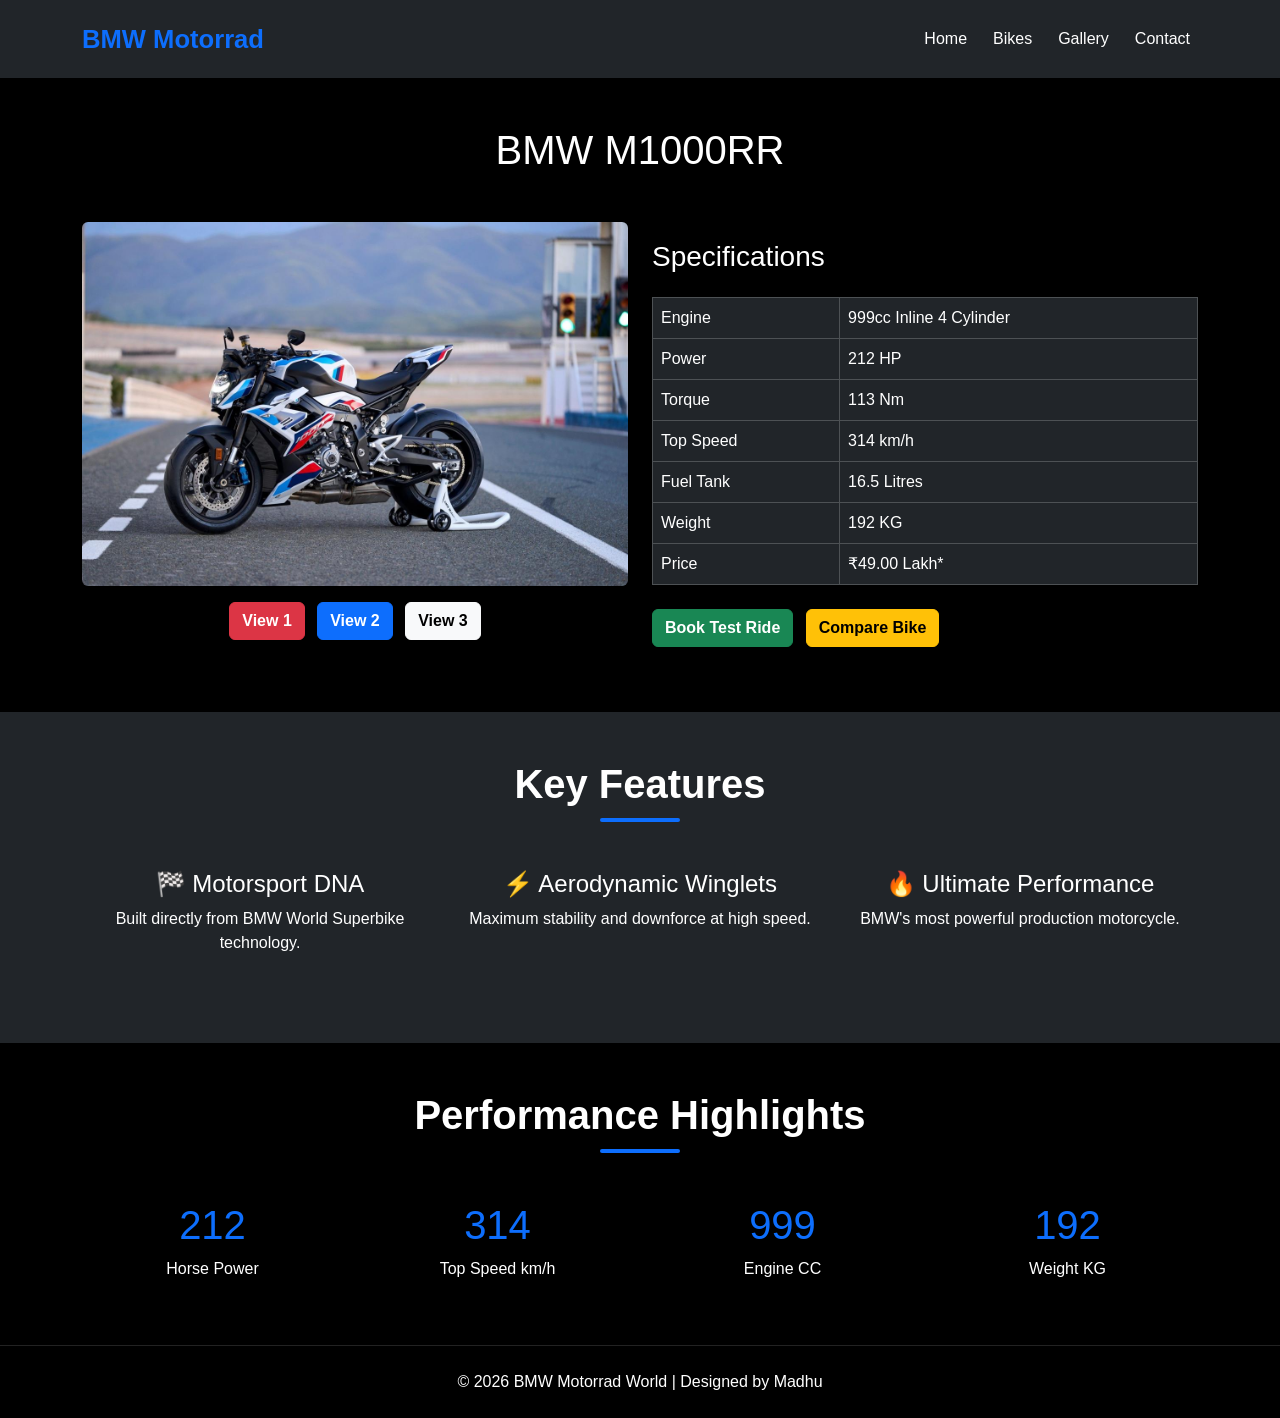
<file: PAGES/bike-details.html>
<!DOCTYPE html>

<html lang="en">

<head>

<meta charset="UTF-8">
<meta name="viewport" content="width=device-width, initial-scale=1.0">

<title>BMW M1000RR Details</title>

<link href="https://cdn.jsdelivr.net/npm/bootstrap@5.3.3/dist/css/bootstrap.min.css" rel="stylesheet">

<link rel="stylesheet" href="../CSS/style.css">
<link rel="stylesheet" href="../CSS/responsive.css">

</head>

<body>

<!-- NAVBAR -->

<nav class="navbar navbar-expand-lg navbar-dark bg-dark">

<div class="container">

<a class="navbar-brand fw-bold" href="../index.html">
BMW Motorrad
</a>

<button class="navbar-toggler"
type="button"
data-bs-toggle="collapse"
data-bs-target="#navMenu">

<span class="navbar-toggler-icon"></span>

</button>

<div class="collapse navbar-collapse" id="navMenu">

<ul class="navbar-nav ms-auto">

<li class="nav-item">
<a class="nav-link" href="../index.html">Home</a>
</li>

<li class="nav-item">
<a class="nav-link" href="bikes.html">Bikes</a>
</li>

<li class="nav-item">
<a class="nav-link" href="gallery.html">Gallery</a>
</li>

<li class="nav-item">
<a class="nav-link" href="contact.html">Contact</a>
</li>

</ul>

</div>

</div>

</nav>

<!-- BIKE DETAILS -->

<section class="py-5">

<div class="container">

<h1 class="text-center mb-5">
BMW M1000RR
</h1>

<div class="row align-items-center">

<div class="col-lg-6 mb-4">

<img
id="bikeImage"
src="../IMAGES/M1000RR1.JPG" alt="BMW M1000RR"
class="img-fluid rounded shadow">

<div class="mt-3 text-center">

<button
class="btn btn-danger me-2"
onclick="changeBike('../IMAGES/M1000RR1.JPG')">

View 1

</button>

<button
class="btn btn-primary me-2"
onclick="changeBike('../IMAGES/M1000RR2.JPG')">

View 2

</button>

<button
class="btn btn-light"
onclick="changeBike('../IMAGES/M1000RR3.JPG')">

View 3

</button>

</div>

</div>

<div class="col-lg-6">

<h3 class="mb-4">
Specifications
</h3>

<table class="table table-dark table-bordered">

<tr>
<td>Engine</td>
<td>999cc Inline 4 Cylinder</td>
</tr>

<tr>
<td>Power</td>
<td>212 HP</td>
</tr>

<tr>
<td>Torque</td>
<td>113 Nm</td>
</tr>

<tr>
<td>Top Speed</td>
<td>314 km/h</td>
</tr>

<tr>
<td>Fuel Tank</td>
<td>16.5 Litres</td>
</tr>

<tr>
<td>Weight</td>
<td>192 KG</td>
</tr>

<tr>
<td>Price</td>
<td>₹49.00 Lakh*</td>
</tr>

</table>

<div class="mt-4">

<a href="test-ride.html" class="btn btn-success me-2">

Book Test Ride

</a>

<a href="compare.html" class="btn btn-warning">

Compare Bike

</a>

</div>

</div>

</div>

</div>

</section>

<!-- FEATURES -->

<section class="py-5 bg-dark">

<div class="container">

<h2 class="text-center mb-5">
Key Features
</h2>

<div class="row text-center">

<div class="col-md-4 mb-4">

<h4>🏁 Motorsport DNA</h4>

<p>
Built directly from BMW World Superbike technology.
</p>

</div>

<div class="col-md-4 mb-4">

<h4>⚡ Aerodynamic Winglets</h4>

<p>
Maximum stability and downforce at high speed.
</p>

</div>

<div class="col-md-4 mb-4">

<h4>🔥 Ultimate Performance</h4>

<p>
BMW's most powerful production motorcycle.
</p>

</div>

</div>

</div>

</section>

<!-- PERFORMANCE -->

<section class="py-5">

<div class="container">

<h2 class="text-center mb-5">
Performance Highlights
</h2>

<div class="row text-center">

<div class="col-md-3">

<h1 class="text-primary">
212
</h1>

<p>Horse Power</p>

</div>

<div class="col-md-3">

<h1 class="text-primary">
314
</h1>

<p>Top Speed km/h</p>

</div>

<div class="col-md-3">

<h1 class="text-primary">
999
</h1>

<p>Engine CC</p>

</div>

<div class="col-md-3">

<h1 class="text-primary">
192
</h1>

<p>Weight KG</p>

</div>

</div>

</div>

</section>

<!-- FOOTER -->

<footer class="bg-black text-center text-white py-4">

<p class="mb-0">
© 2026 BMW Motorrad World | Designed by Madhu
</p>

</footer>

<script>

function changeBike(image){
document.getElementById("bikeImage").src = image;
}

</script>

<script src="https://cdn.jsdelivr.net/npm/bootstrap@5.3.3/dist/js/bootstrap.bundle.min.js"></script>

</body>

</html>
</file>
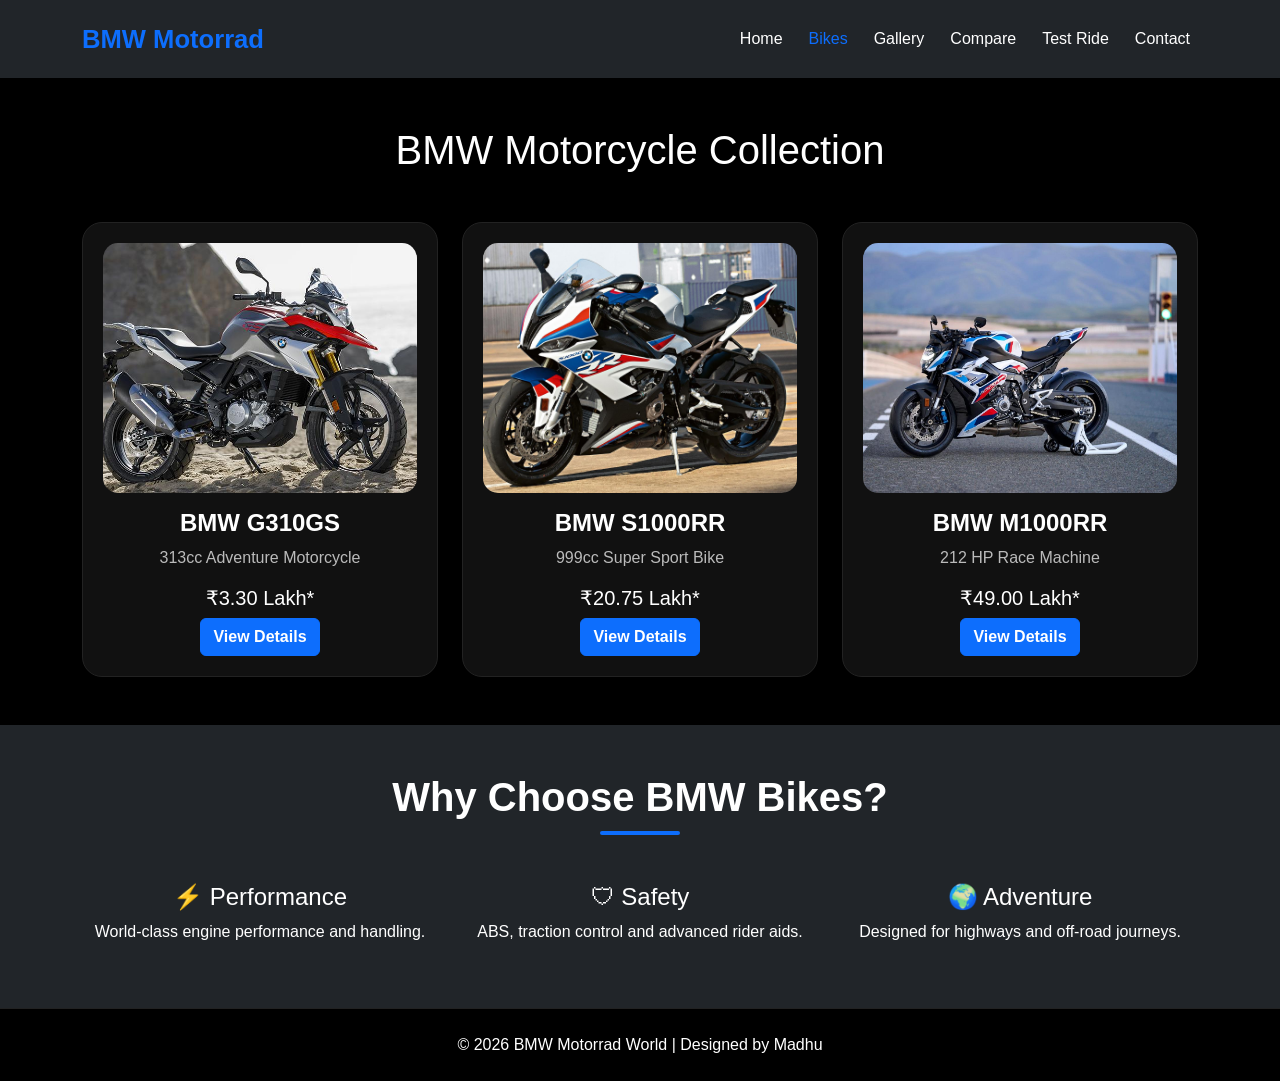
<file: PAGES/bikes.html>
<!DOCTYPE html>
<html lang="en">

<head>

    <meta charset="UTF-8">
    <meta name="viewport" content="width=device-width, initial-scale=1.0">

    <title>BMW Motorcycle Collection</title>

    <link href="https://cdn.jsdelivr.net/npm/bootstrap@5.3.3/dist/css/bootstrap.min.css" rel="stylesheet">

    <link rel="stylesheet" href="../CSS/style.css">
    <link rel="stylesheet" href="../CSS/responsive.css">

</head>

<body>

    <!-- NAVBAR -->

    <nav class="navbar navbar-expand-lg navbar-dark bg-dark">

        <div class="container">

            <a class="navbar-brand fw-bold" href="../index.html">
                BMW Motorrad
            </a>

            <button class="navbar-toggler"
                type="button"
                data-bs-toggle="collapse"
                data-bs-target="#navMenu">

                <span class="navbar-toggler-icon"></span>

            </button>

            <div class="collapse navbar-collapse" id="navMenu">

                <ul class="navbar-nav ms-auto">

                    <li class="nav-item">
                        <a class="nav-link" href="../index.html">Home</a>
                    </li>

                    <li class="nav-item">
                        <a class="nav-link active" href="bikes.html">Bikes</a>
                    </li>

                    <li class="nav-item">
                        <a class="nav-link" href="gallery.html">Gallery</a>
                    </li>

                    <li class="nav-item">
                        <a class="nav-link" href="compare.html">Compare</a>
                    </li>

                    <li class="nav-item">
                        <a class="nav-link" href="test-ride.html">Test Ride</a>
                    </li>

                    <li class="nav-item">
                        <a class="nav-link" href="contact.html">Contact</a>
                    </li>

                </ul>

            </div>

        </div>

    </nav>

    <!-- BIKES -->

    <section class="py-5">

        <div class="container">

            <h1 class="text-center mb-5">
                BMW Motorcycle Collection
            </h1>

            <div class="row g-4">

                <!-- G310GS -->

                <div class="col-md-4">

                    <div class="bike-card">

                        <img src="../IMAGES/G310GS1.jpg" alt="BMW G310GS" class="img-fluid">

                        <h4 class="mt-3">
                            BMW G310GS
                        </h4>

                        <p>
                            313cc Adventure Motorcycle
                        </p>

                        <h5>
                            ₹3.30 Lakh*
                        </h5>

                        <a href="g310gs-details.html" class="btn btn-primary">

                            View Details

                        </a>

                    </div>

                </div>


                <!-- S1000RR -->

                <div class="col-md-4">

                    <div class="bike-card">

                        <img src="../IMAGES/S1000RR1.jpg" alt="BMW S1000RR" class="img-fluid">

                        <h4 class="mt-3">
                            BMW S1000RR
                        </h4>

                        <p>
                            999cc Super Sport Bike
                        </p>

                        <h5>
                            ₹20.75 Lakh*
                        </h5>

                        <a href="s1000rr-details.html" class="btn btn-primary">

                            View Details

                        </a>

                    </div>

                </div>

                <!-- M1000RR -->

                <div class="col-md-4">

                    <div class="bike-card">

                        <img src="../IMAGES/M1000RR1.JPG" alt="BMW M1000RR" class="img-fluid">

                        <h4 class="mt-3">
                            BMW M1000RR
                        </h4>

                        <p>
                            212 HP Race Machine
                        </p>

                        <h5>
                            ₹49.00 Lakh*
                        </h5>

                        <a href="bike-details.html"
                            class="btn btn-primary">

                            View Details

                        </a>

                    </div>

                </div>

            </div>

        </div>

    </section>

    <!-- FEATURES -->

    <section class="py-5 bg-dark">

        <div class="container">

            <h2 class="text-center mb-5">
                Why Choose BMW Bikes?
            </h2>

            <div class="row text-center">

                <div class="col-md-4">

                    <h4>⚡ Performance</h4>

                    <p>
                        World-class engine performance and handling.
                    </p>

                </div>

                <div class="col-md-4">

                    <h4>🛡 Safety</h4>

                    <p>
                        ABS, traction control and advanced rider aids.
                    </p>

                </div>

                <div class="col-md-4">

                    <h4>🌍 Adventure</h4>

                    <p>
                        Designed for highways and off-road journeys.
                    </p>

                </div>

            </div>

        </div>

    </section>

    <!-- FOOTER -->

    <footer class="bg-black text-center text-white py-4">

        <p class="mb-0">
            © 2026 BMW Motorrad World | Designed by Madhu
        </p>

    </footer>

    <script src="https://cdn.jsdelivr.net/npm/bootstrap@5.3.3/dist/js/bootstrap.bundle.min.js"></script>

</body>

</html>
</file>
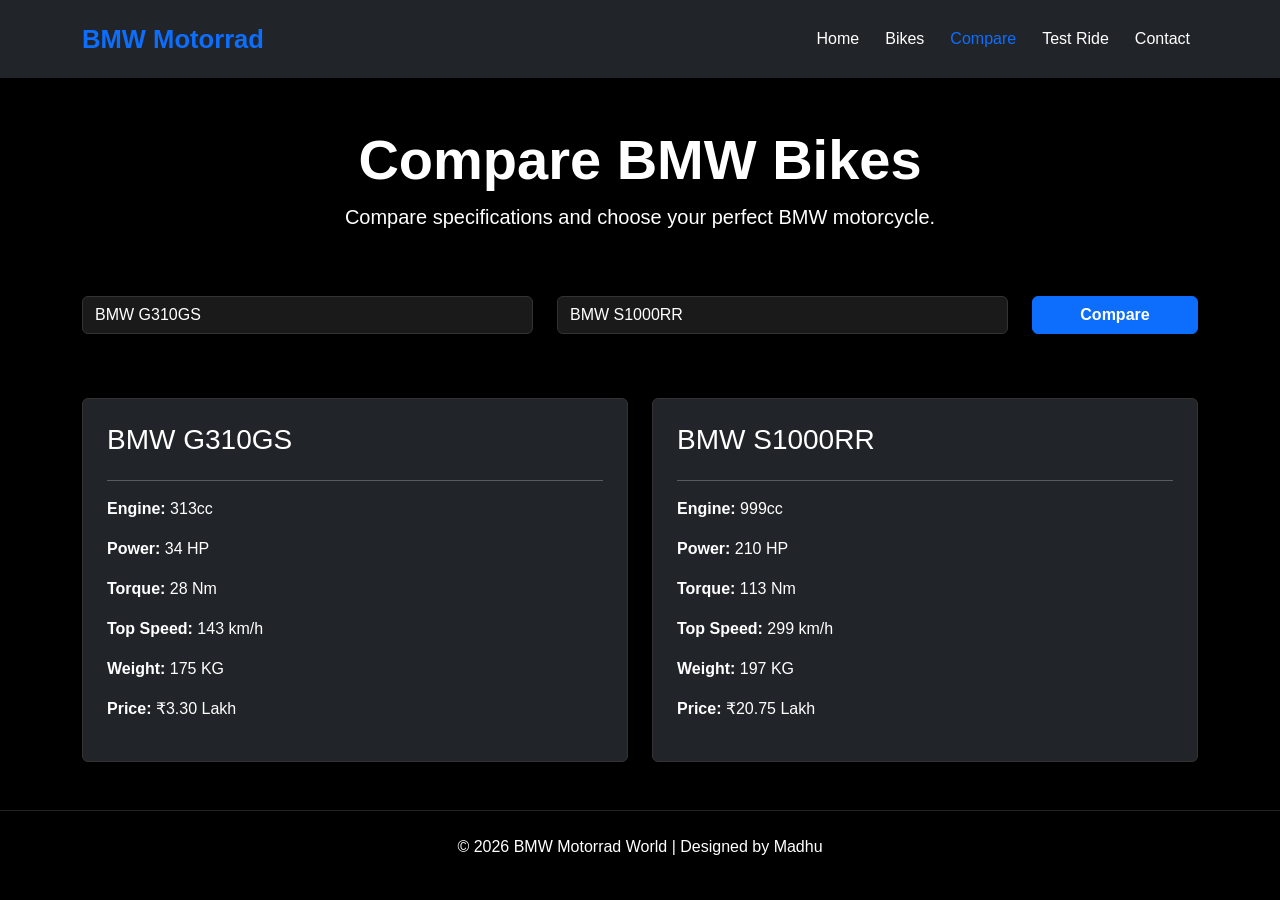
<file: PAGES/compare.html>
<!DOCTYPE html>
<html lang="en">

<head>

    <meta charset="UTF-8">
    <meta name="viewport" content="width=device-width, initial-scale=1.0">

    <title>Compare BMW Bikes</title>

    <link href="https://cdn.jsdelivr.net/npm/bootstrap@5.3.3/dist/css/bootstrap.min.css" rel="stylesheet">

    <link rel="stylesheet" href="../CSS/style.css">
    <link rel="stylesheet" href="../CSS/responsive.css">

</head>

<body>

    <!-- NAVBAR -->

    <nav class="navbar navbar-expand-lg navbar-dark bg-dark">

        <div class="container">

            <a class="navbar-brand fw-bold" href="../index.html">
                BMW Motorrad
            </a>

            <button class="navbar-toggler"
                type="button"
                data-bs-toggle="collapse"
                data-bs-target="#navMenu">

                <span class="navbar-toggler-icon"></span>

            </button>

            <div class="collapse navbar-collapse" id="navMenu">

                <ul class="navbar-nav ms-auto">

                    <li class="nav-item">
                        <a class="nav-link" href="../index.html">Home</a>
                    </li>

                    <li class="nav-item">
                        <a class="nav-link" href="bikes.html">Bikes</a>
                    </li>

                    <li class="nav-item">
                        <a class="nav-link active" href="compare.html">Compare</a>
                    </li>

                    <li class="nav-item">
                        <a class="nav-link" href="test-ride.html">Test Ride</a>
                    </li>

                    <li class="nav-item">
                        <a class="nav-link" href="contact.html">Contact</a>
                    </li>

                </ul>

            </div>

        </div>

    </nav>

    <!-- HEADER -->

    <section class="py-5 text-center">

        <div class="container">

            <h1 class="display-4 fw-bold">
                Compare BMW Bikes
            </h1>

            <p class="lead">
                Compare specifications and choose your perfect BMW motorcycle.
            </p>

        </div>

    </section>

    <!-- COMPARE SECTION -->

    <section class="pb-5">

        <div class="container">

            <div class="row justify-content-center">

                <div class="col-md-5 mb-3">

                    <select class="form-select" id="bike1">

                        <option value="g310gs">BMW G310GS</option>
                        <option value="s1000rr">BMW S1000RR</option>
                        <option value="m1000rr">BMW M1000RR</option>

                    </select>

                </div>

                <div class="col-md-5 mb-3">

                    <select class="form-select" id="bike2">

                        <option value="s1000rr">BMW S1000RR</option>
                        <option value="g310gs">BMW G310GS</option>
                        <option value="m1000rr">BMW M1000RR</option>

                    </select>

                </div>

                <div class="col-md-2 mb-3">

                    <button
                        class="btn btn-primary w-100"
                        onclick="compareBikes()">

                        Compare

                    </button>

                </div>

            </div>

            <div id="compareResult" class="mt-5">

            </div>

        </div>

    </section>

    <!-- FOOTER -->

    <footer class="bg-black text-center text-white py-4">

        <p class="mb-0">
            © 2026 BMW Motorrad World | Designed by Madhu
        </p>

    </footer>

    <!-- SCRIPT -->

    <script>

        function compareBikes() {

            const bikes = {

                g310gs: {
                    name: "BMW G310GS",
                    engine: "313cc",
                    power: "34 HP",
                    torque: "28 Nm",
                    topspeed: "143 km/h",
                    weight: "175 KG",
                    price: "₹3.30 Lakh"
                },

                s1000rr: {
                    name: "BMW S1000RR",
                    engine: "999cc",
                    power: "210 HP",
                    torque: "113 Nm",
                    topspeed: "299 km/h",
                    weight: "197 KG",
                    price: "₹20.75 Lakh"
                },

                m1000rr: {
                    name: "BMW M1000RR",
                    engine: "999cc",
                    power: "212 HP",
                    torque: "113 Nm",
                    topspeed: "314 km/h",
                    weight: "192 KG",
                    price: "₹49.00 Lakh"
                }

            };

            let bike1 = document.getElementById("bike1").value;
            let bike2 = document.getElementById("bike2").value;

            if (bike1 === bike2) {

                document.getElementById("compareResult").innerHTML =

                    `<div class="alert alert-warning text-center">
                        Please select two different bikes.
                    </div>`;

                return;
            }

            let b1 = bikes[bike1];
            let b2 = bikes[bike2];

            document.getElementById("compareResult").innerHTML = `

                <div class="row g-4">

                    <div class="col-md-6">

                        <div class="card bg-dark text-white h-100 p-4">

                            <h3>${b1.name}</h3>

                            <hr>

                            <p><strong>Engine:</strong> ${b1.engine}</p>
                            <p><strong>Power:</strong> ${b1.power}</p>
                            <p><strong>Torque:</strong> ${b1.torque}</p>
                            <p><strong>Top Speed:</strong> ${b1.topspeed}</p>
                            <p><strong>Weight:</strong> ${b1.weight}</p>
                            <p><strong>Price:</strong> ${b1.price}</p>

                        </div>

                    </div>

                    <div class="col-md-6">

                        <div class="card bg-dark text-white h-100 p-4">

                            <h3>${b2.name}</h3>

                            <hr>

                            <p><strong>Engine:</strong> ${b2.engine}</p>
                            <p><strong>Power:</strong> ${b2.power}</p>
                            <p><strong>Torque:</strong> ${b2.torque}</p>
                            <p><strong>Top Speed:</strong> ${b2.topspeed}</p>
                            <p><strong>Weight:</strong> ${b2.weight}</p>
                            <p><strong>Price:</strong> ${b2.price}</p>

                        </div>

                    </div>

                </div>

            `;
        }

        window.onload = compareBikes;

    </script>

    <script src="https://cdn.jsdelivr.net/npm/bootstrap@5.3.3/dist/js/bootstrap.bundle.min.js"></script>

</body>

</html>
</file>
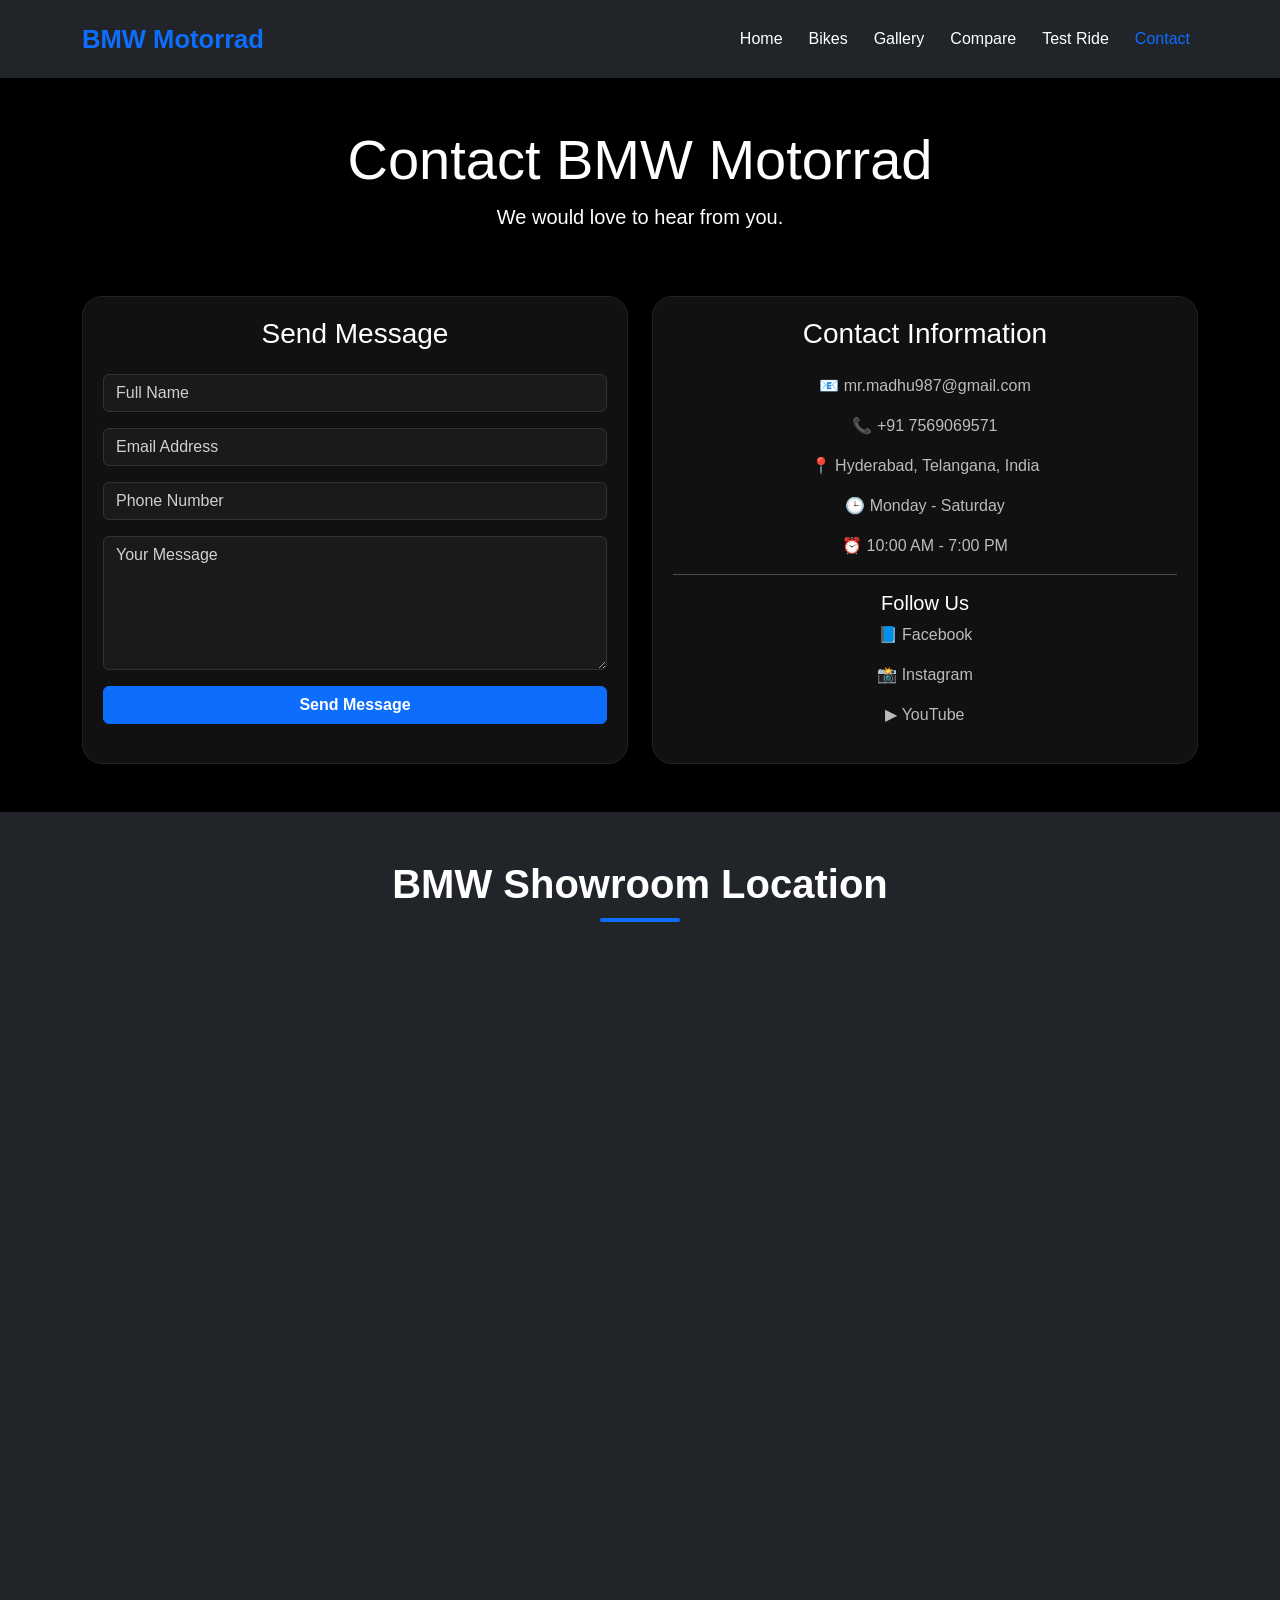
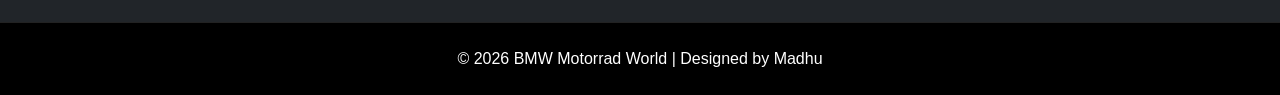
<file: PAGES/contact.html>
<!DOCTYPE html>
<html lang="en">

<head>

<meta charset="UTF-8">
<meta name="viewport" content="width=device-width, initial-scale=1.0">

<title>Contact BMW Motorrad</title>

<link href="https://cdn.jsdelivr.net/npm/bootstrap@5.3.3/dist/css/bootstrap.min.css" rel="stylesheet">

<link rel="stylesheet" href="../CSS/style.css">
<link rel="stylesheet" href="../CSS/responsive.css">

</head>

<body>

<!-- NAVBAR -->

<nav class="navbar navbar-expand-lg navbar-dark bg-dark">

<div class="container">

<a class="navbar-brand fw-bold" href="../index.html">
BMW Motorrad
</a>

<button class="navbar-toggler"
type="button"
data-bs-toggle="collapse"
data-bs-target="#navMenu">

<span class="navbar-toggler-icon"></span>

</button>

<div class="collapse navbar-collapse" id="navMenu">

<ul class="navbar-nav ms-auto">

<li class="nav-item">
<a class="nav-link" href="../index.html">Home</a>
</li>

<li class="nav-item">
<a class="nav-link" href="bikes.html">Bikes</a>
</li>

<li class="nav-item">
<a class="nav-link" href="gallery.html">Gallery</a>
</li>

<li class="nav-item">
<a class="nav-link" href="compare.html">Compare</a>
</li>

<li class="nav-item">
<a class="nav-link" href="test-ride.html">Test Ride</a>
</li>

<li class="nav-item">
<a class="nav-link active" href="contact.html">Contact</a>
</li>

</ul>

</div>

</div>

</nav>

<!-- HEADER -->

<section class="py-5 text-center">

<div class="container">

<h1 class="display-4">
Contact BMW Motorrad
</h1>

<p class="lead">
We would love to hear from you.
</p>

</div>

</section>

<!-- CONTACT SECTION -->

<section class="pb-5">

<div class="container">

<div class="row g-4">

<!-- FORM -->

<div class="col-lg-6">

<div class="bike-card">

<h3 class="mb-4">
Send Message
</h3>

<form id="contactForm">

<input
type="text"
id="name"
class="form-control mb-3"
placeholder="Full Name"
required>

<input
type="email"
id="email"
class="form-control mb-3"
placeholder="Email Address"
required>

<input
type="tel"
id="phone"
class="form-control mb-3"
placeholder="Phone Number"
maxlength="10"
required>

<textarea
id="message"
class="form-control mb-3"
rows="5"
placeholder="Your Message"
required></textarea>

<button
type="submit"
class="btn btn-primary w-100">

Send Message

</button>

</form>

<div
id="successMsg"
class="alert alert-success mt-3 d-none">
</div>

</div>

</div>

<!-- CONTACT INFO -->

<div class="col-lg-6">

<div class="bike-card h-100">

<h3 class="mb-4">
Contact Information
</h3>

<p>
📧 mr.madhu987@gmail.com
</p>

<p>
📞 +91 7569069571
</p>

<p>
📍 Hyderabad, Telangana, India
</p>

<p>
🕒 Monday - Saturday
</p>

<p>
⏰ 10:00 AM - 7:00 PM
</p>

<hr>

<h5>
Follow Us
</h5>

<p>
📘 Facebook
</p>

<p>
📸 Instagram
</p>

<p>
▶ YouTube
</p>

</div>

</div>

</div>

</div>

</section>

<!-- MAP -->

<section class="py-5 bg-dark">

<div class="container">

<h2 class="text-center mb-4">
BMW Showroom Location
</h2>

<div class="ratio ratio-16x9">

<iframe
src="https://www.google.com/maps?q=BMW%20Motorrad%20Hyderabad&output=embed"
style="border:0;"
allowfullscreen=""
loading="lazy">
</iframe>

</div>

</div>

</section>

<!-- FOOTER -->

<footer class="bg-black text-center text-white py-4">

<p class="mb-0">
© 2026 BMW Motorrad World | Designed by Madhu
</p>

</footer>

<script>

document.getElementById("contactForm")
.addEventListener("submit", function(e){

e.preventDefault();

let name =
document.getElementById("name").value.trim();

let phone =
document.getElementById("phone").value.trim();

if(!/^[0-9]{10}$/.test(phone)){

alert("Please enter a valid 10 digit mobile number.");
return;

}

const msg =
document.getElementById("successMsg");

msg.innerHTML =
`Thank you <strong>${name}</strong>! Your message has been sent successfully.`;

msg.classList.remove("d-none");

this.reset();

});

</script>

<script src="https://cdn.jsdelivr.net/npm/bootstrap@5.3.3/dist/js/bootstrap.bundle.min.js"></script>

</body>

</html>
</file>
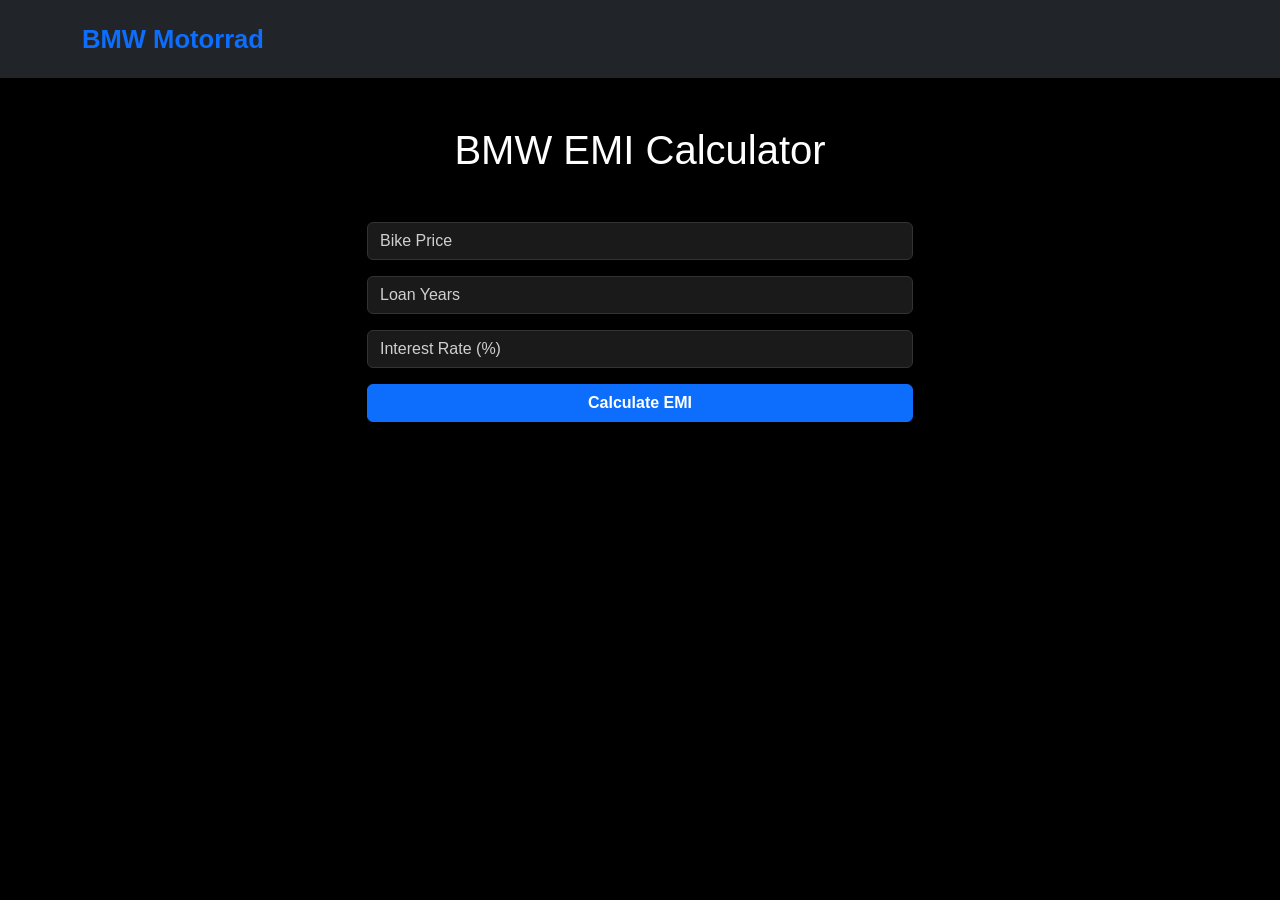
<file: PAGES/emi-calculator.html>
<!DOCTYPE html>
<html lang="en">

<head>

<meta charset="UTF-8">
<meta name="viewport" content="width=device-width, initial-scale=1.0">

<title>BMW EMI Calculator</title>

<link href="https://cdn.jsdelivr.net/npm/bootstrap@5.3.3/dist/css/bootstrap.min.css" rel="stylesheet">

<link rel="stylesheet" href="../CSS/style.css">

</head>

<body>

<nav class="navbar navbar-dark bg-dark">

<div class="container">

<a href="../index.html"
class="navbar-brand">

BMW Motorrad

</a>

</div>

</nav>

<section class="py-5">

<div class="container">

<h1 class="text-center mb-5">
BMW EMI Calculator
</h1>

<div class="row justify-content-center">

<div class="col-md-6">

<input
type="number"
id="price"
class="form-control mb-3"
placeholder="Bike Price">

<input
type="number"
id="years"
class="form-control mb-3"
placeholder="Loan Years">

<input
type="number"
id="interest"
class="form-control mb-3"
placeholder="Interest Rate (%)">

<button
class="btn btn-primary w-100"
onclick="calculateEMI()">

Calculate EMI

</button>

<div
id="emiResult"
class="mt-4">

</div>

</div>

</div>

</div>

</section>

<script src="../JS/emi.js"></script>

</body>

</html>
</file>
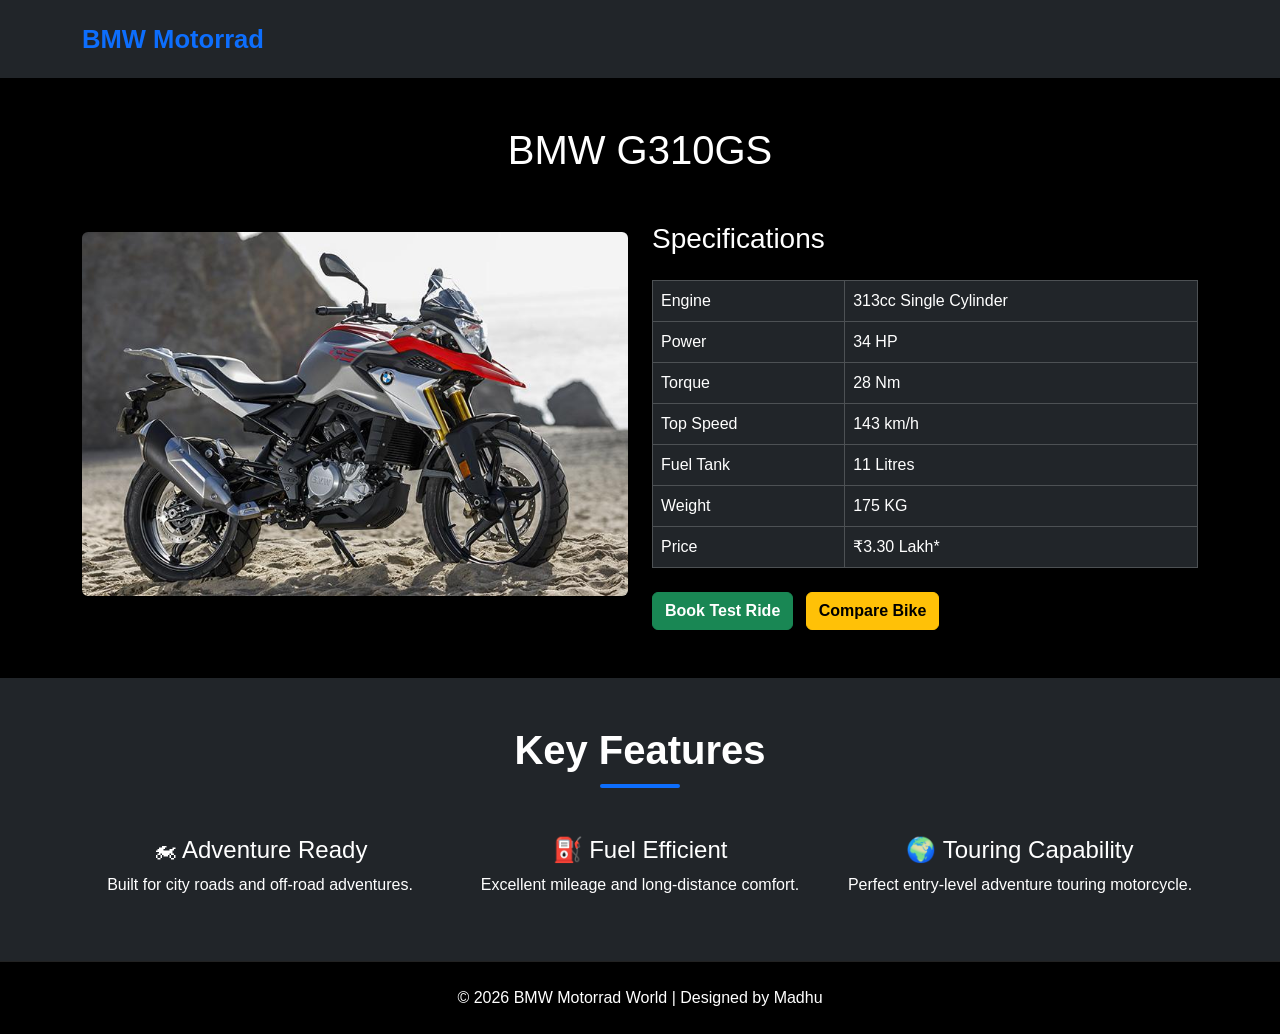
<file: PAGES/g310gs-details.html>
<!DOCTYPE html>
<html lang="en">

<head>
    <meta charset="UTF-8">
    <meta name="viewport" content="width=device-width, initial-scale=1.0">
    <title>BMW G310GS Details</title>

    <link href="https://cdn.jsdelivr.net/npm/bootstrap@5.3.3/dist/css/bootstrap.min.css" rel="stylesheet">

    <link rel="stylesheet" href="../CSS/style.css">
    <link rel="stylesheet" href="../CSS/responsive.css">
</head>

<body>

<nav class="navbar navbar-expand-lg navbar-dark bg-dark">

    <div class="container">

        <a class="navbar-brand fw-bold" href="../index.html">
            BMW Motorrad
        </a>

    </div>

</nav>

<section class="py-5">

    <div class="container">

        <h1 class="text-center mb-5">
            BMW G310GS
        </h1>

        <div class="row align-items-center">

            <div class="col-lg-6 mb-4">

                <img src="../IMAGES/G310GS1.jpg" alt="BMW G310GS" class="img-fluid rounded shadow">

            </div>

            <div class="col-lg-6">

                <h3 class="mb-4">
                    Specifications
                </h3>

                <table class="table table-dark table-bordered">

                    <tr>
                        <td>Engine</td>
                        <td>313cc Single Cylinder</td>
                    </tr>

                    <tr>
                        <td>Power</td>
                        <td>34 HP</td>
                    </tr>

                    <tr>
                        <td>Torque</td>
                        <td>28 Nm</td>
                    </tr>

                    <tr>
                        <td>Top Speed</td>
                        <td>143 km/h</td>
                    </tr>

                    <tr>
                        <td>Fuel Tank</td>
                        <td>11 Litres</td>
                    </tr>

                    <tr>
                        <td>Weight</td>
                        <td>175 KG</td>
                    </tr>

                    <tr>
                        <td>Price</td>
                        <td>₹3.30 Lakh*</td>
                    </tr>

                </table>

                <div class="mt-4">

                    <a href="test-ride.html"
                        class="btn btn-success me-2">

                        Book Test Ride

                    </a>

                    <a href="compare.html"
                        class="btn btn-warning">

                        Compare Bike

                    </a>

                </div>

            </div>

        </div>

    </div>

</section>

<section class="py-5 bg-dark">

    <div class="container">

        <h2 class="text-center mb-5">
            Key Features
        </h2>

        <div class="row text-center">

            <div class="col-md-4">

                <h4>🏍 Adventure Ready</h4>

                <p>
                    Built for city roads and off-road adventures.
                </p>

            </div>

            <div class="col-md-4">

                <h4>⛽ Fuel Efficient</h4>

                <p>
                    Excellent mileage and long-distance comfort.
                </p>

            </div>

            <div class="col-md-4">

                <h4>🌍 Touring Capability</h4>

                <p>
                    Perfect entry-level adventure touring motorcycle.
                </p>

            </div>

        </div>

    </div>

</section>

<footer class="bg-black text-center text-white py-4">

    <p class="mb-0">
        © 2026 BMW Motorrad World | Designed by Madhu
    </p>

</footer>

<script src="https://cdn.jsdelivr.net/npm/bootstrap@5.3.3/dist/js/bootstrap.bundle.min.js"></script>

</body>

</html>
</file>
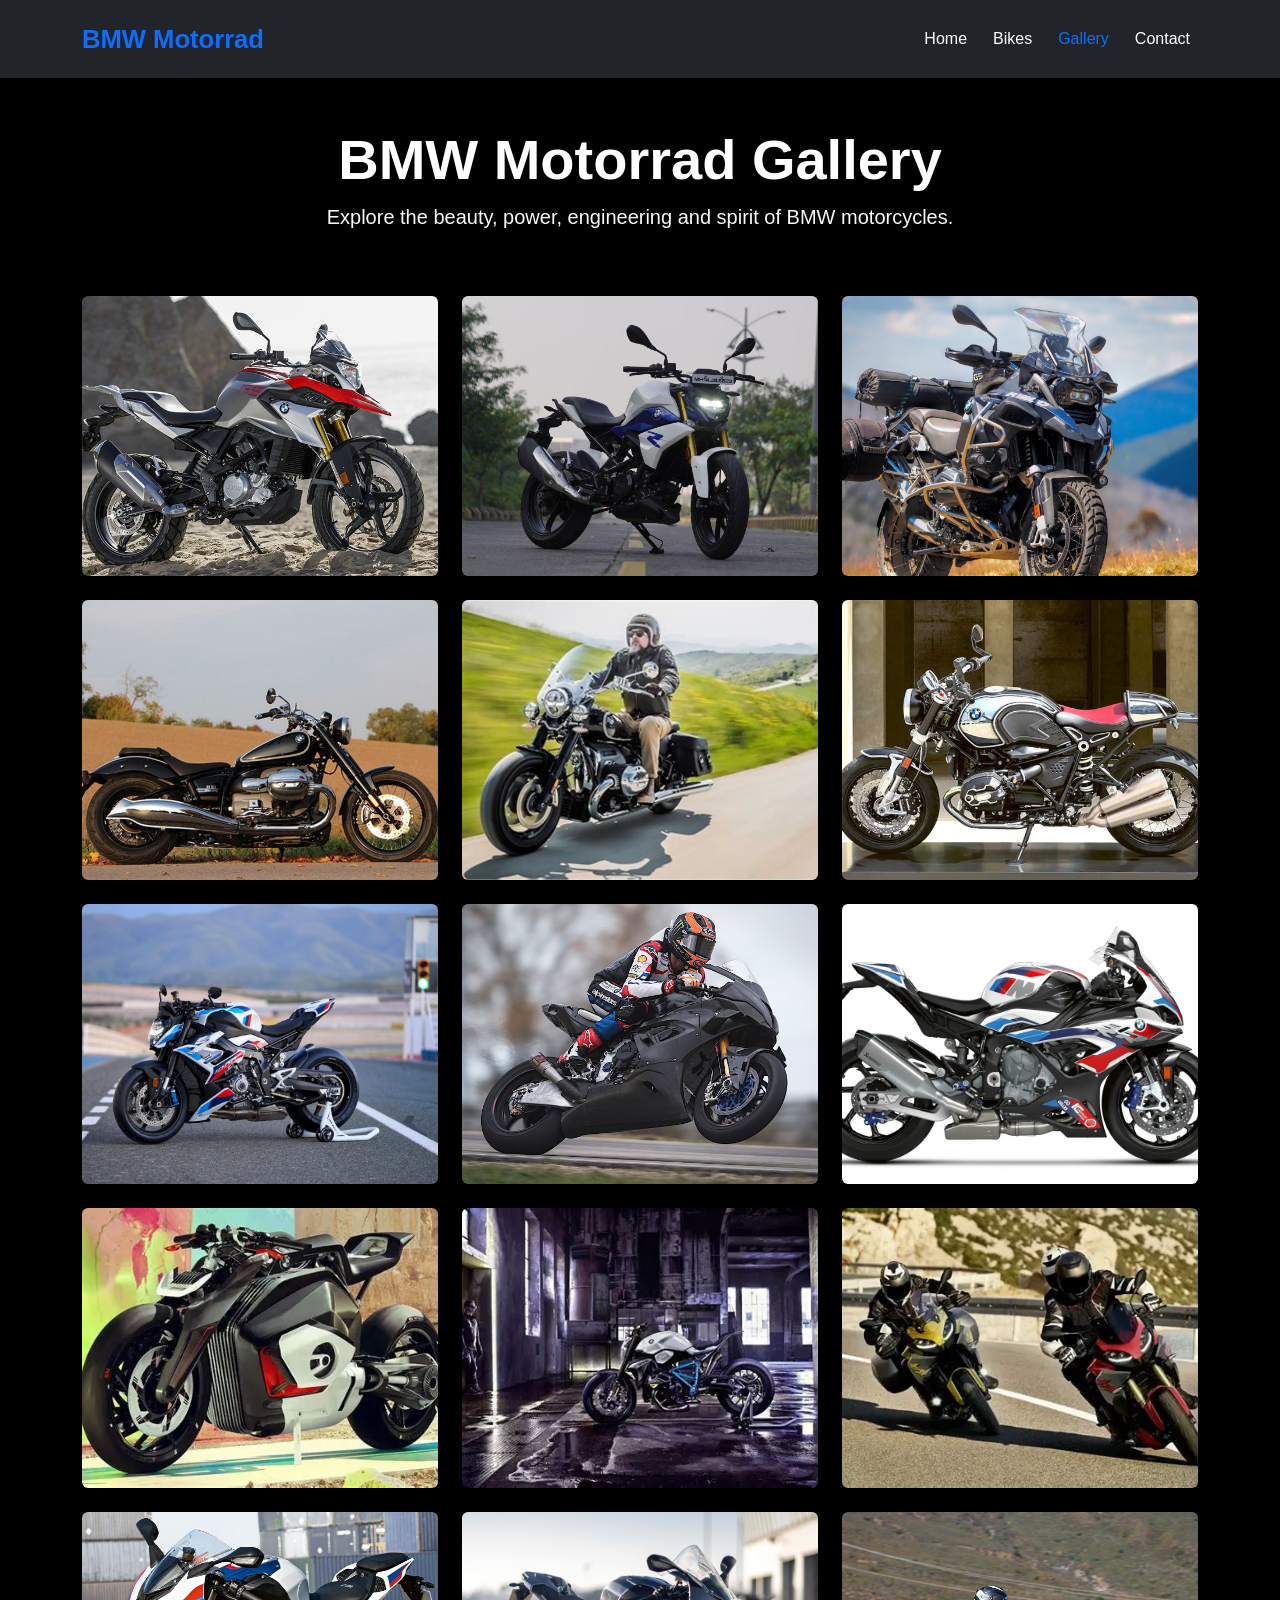
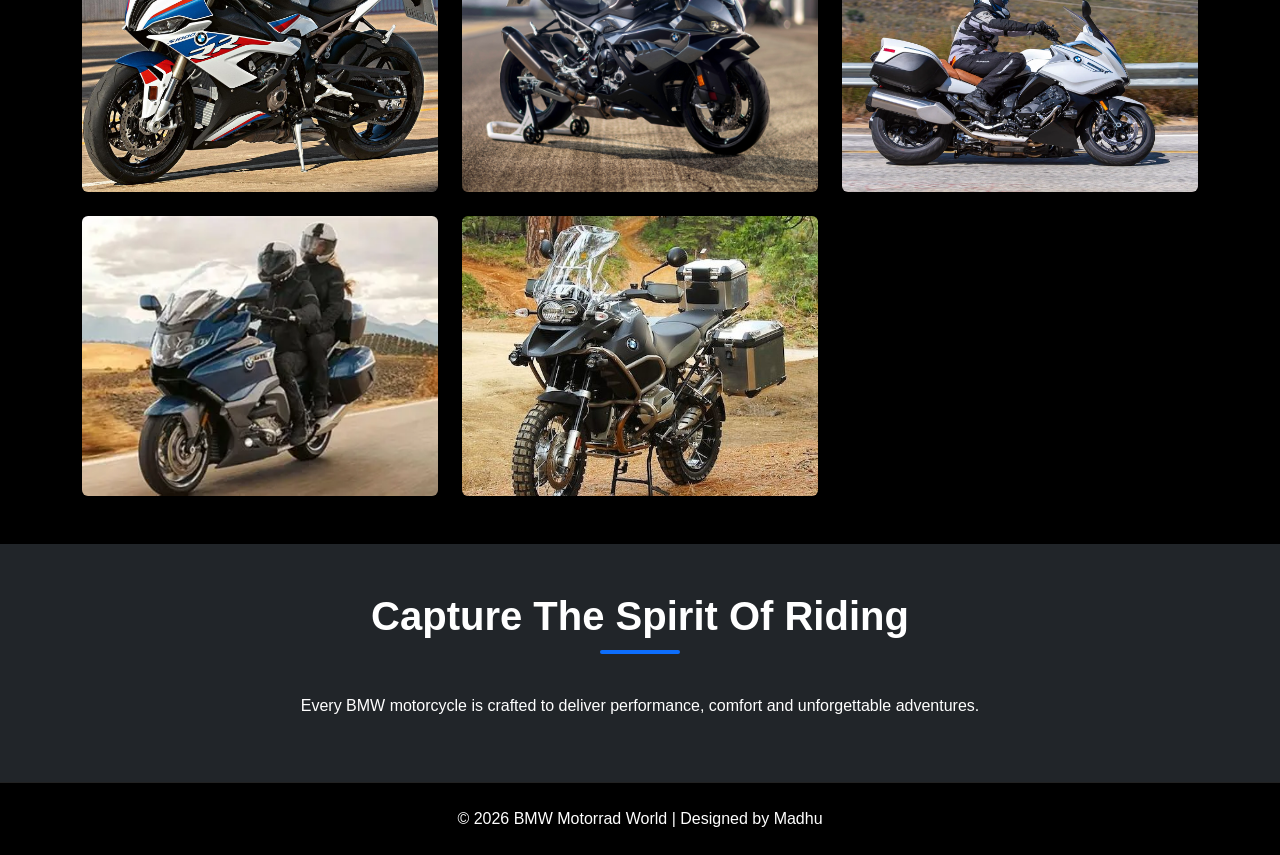
<file: PAGES/gallery.html>
<!DOCTYPE html>
<html lang="en">

<head>
    <meta charset="UTF-8">
    <meta name="viewport" content="width=device-width, initial-scale=1.0">

    <title>BMW Motorrad Gallery</title>

    <!-- Bootstrap -->
    <link href="https://cdn.jsdelivr.net/npm/bootstrap@5.3.3/dist/css/bootstrap.min.css" rel="stylesheet">

    <!-- Custom CSS -->
    <link rel="stylesheet" href="../CSS/style.css">
    <link rel="stylesheet" href="../CSS/responsive.css">
</head>

<body>

    <!-- NAVBAR -->
    <nav class="navbar navbar-expand-lg navbar-dark bg-dark sticky-top">

        <div class="container">

            <a class="navbar-brand fw-bold" href="../index.html">
                BMW Motorrad
            </a>

            <button class="navbar-toggler"
                type="button"
                data-bs-toggle="collapse"
                data-bs-target="#navMenu">

                <span class="navbar-toggler-icon"></span>

            </button>

            <div class="collapse navbar-collapse" id="navMenu">

                <ul class="navbar-nav ms-auto">

                    <li class="nav-item">
                        <a class="nav-link" href="../index.html">Home</a>
                    </li>

                    <li class="nav-item">
                        <a class="nav-link" href="bikes.html">Bikes</a>
                    </li>

                    <li class="nav-item">
                        <a class="nav-link active" href="gallery.html">Gallery</a>
                    </li>

                    <li class="nav-item">
                        <a class="nav-link" href="contact.html">Contact</a>
                    </li>

                </ul>

            </div>

        </div>

    </nav>

    <!-- PAGE HEADER -->
    <section class="py-5 text-center">

        <div class="container">

            <h1 class="display-4 fw-bold">
                BMW Motorrad Gallery
            </h1>

            <p class="lead text-light">
                Explore the beauty, power, engineering and spirit of BMW motorcycles.
            </p>

        </div>

    </section>

    <!-- GALLERY -->
    <section class="pb-5">

        <div class="container">

            <div class="row g-4">

                <div class="col-md-4">
                    <img src="../IMAGES/G310GS1.jpg" alt="BMW G310GS" class="gallery-img img-fluid rounded shadow">
                </div>

                <div class="col-md-4">
                    <img src="../IMAGES/G310R2.jpg" alt="BMW G310R" class="gallery-img img-fluid rounded shadow">
                </div>

                <div class="col-md-4">
                    <img src="../IMAGES/GS3.JPG" alt="BMW GS Adventure" class="gallery-img img-fluid rounded shadow">
                </div>

                <div class="col-md-4">
                    <img src="../IMAGES/HERITAGE1.JPG" alt="BMW Heritage" class="gallery-img img-fluid rounded shadow">
                </div>

                <div class="col-md-4">
                    <img src="../IMAGES/HERITAGE2.JPG" alt="BMW Heritage" class="gallery-img img-fluid rounded shadow">
                </div>

                <div class="col-md-4">
                    <img src="../IMAGES/HERITAGE3.JPG" alt="BMW Heritage" class="gallery-img img-fluid rounded shadow">
                </div>

                <div class="col-md-4">
                    <img src="../IMAGES/M1000RR1.JPG" alt="BMW M1000RR" class="gallery-img img-fluid rounded shadow">
                </div>

                <div class="col-md-4">
                    <img src="../IMAGES/M1000RR2.JPG" alt="BMW M1000RR" class="gallery-img img-fluid rounded shadow">
                </div>

                <div class="col-md-4">
                    <img src="../IMAGES/M1000RR3.JPG" alt="BMW M1000RR" class="gallery-img img-fluid rounded shadow">
                </div>

                <div class="col-md-4">
                    <img src="../IMAGES/ROADSTER1.JPG" alt="BMW Roadster" class="gallery-img img-fluid rounded shadow">
                </div>

                <div class="col-md-4">
                    <img src="../IMAGES/ROADSTER2.JPG" alt="BMW Roadster" class="gallery-img img-fluid rounded shadow">
                </div>

                <div class="col-md-4">
                    <img src="../IMAGES/ROADSTER3.JPG" alt="BMW Roadster" class="gallery-img img-fluid rounded shadow">
                </div>

                <div class="col-md-4">
                    <img src="../IMAGES/S1000RR1.jpg" alt="BMW S1000RR" class="gallery-img img-fluid rounded shadow">
                </div>

                <div class="col-md-4">
                    <img src="../IMAGES/S1000RR2.jpg" alt="BMW S1000RR" class="gallery-img img-fluid rounded shadow">
                </div>

                <div class="col-md-4">
                    <img src="../IMAGES/TOUR1.JPG" alt="BMW Touring" class="gallery-img img-fluid rounded shadow">
                </div>

                <div class="col-md-4">
                    <img src="../IMAGES/TOUR2.JPG" alt="BMW Touring" class="gallery-img img-fluid rounded shadow">
                </div>

                <div class="col-md-4">
                    <img src="../IMAGES/TOUR3.JPG" alt="BMW Touring" class="gallery-img img-fluid rounded shadow">
                </div>

            </div>

        </div>

    </section>

    <!-- QUOTE SECTION -->
    <section class="py-5 bg-dark text-center">

        <div class="container">

            <h2>Capture The Spirit Of Riding</h2>

            <p class="mt-3">
                Every BMW motorcycle is crafted to deliver performance,
                comfort and unforgettable adventures.
            </p>

        </div>

    </section>

    <!-- FOOTER -->
    <footer class="bg-black text-center text-white py-4">

        <p class="mb-0">
            © 2026 BMW Motorrad World | Designed by Madhu
        </p>

    </footer>

    <!-- Bootstrap JS -->
    <script src="https://cdn.jsdelivr.net/npm/bootstrap@5.3.3/dist/js/bootstrap.bundle.min.js"></script>

</body>

</html>
</file>
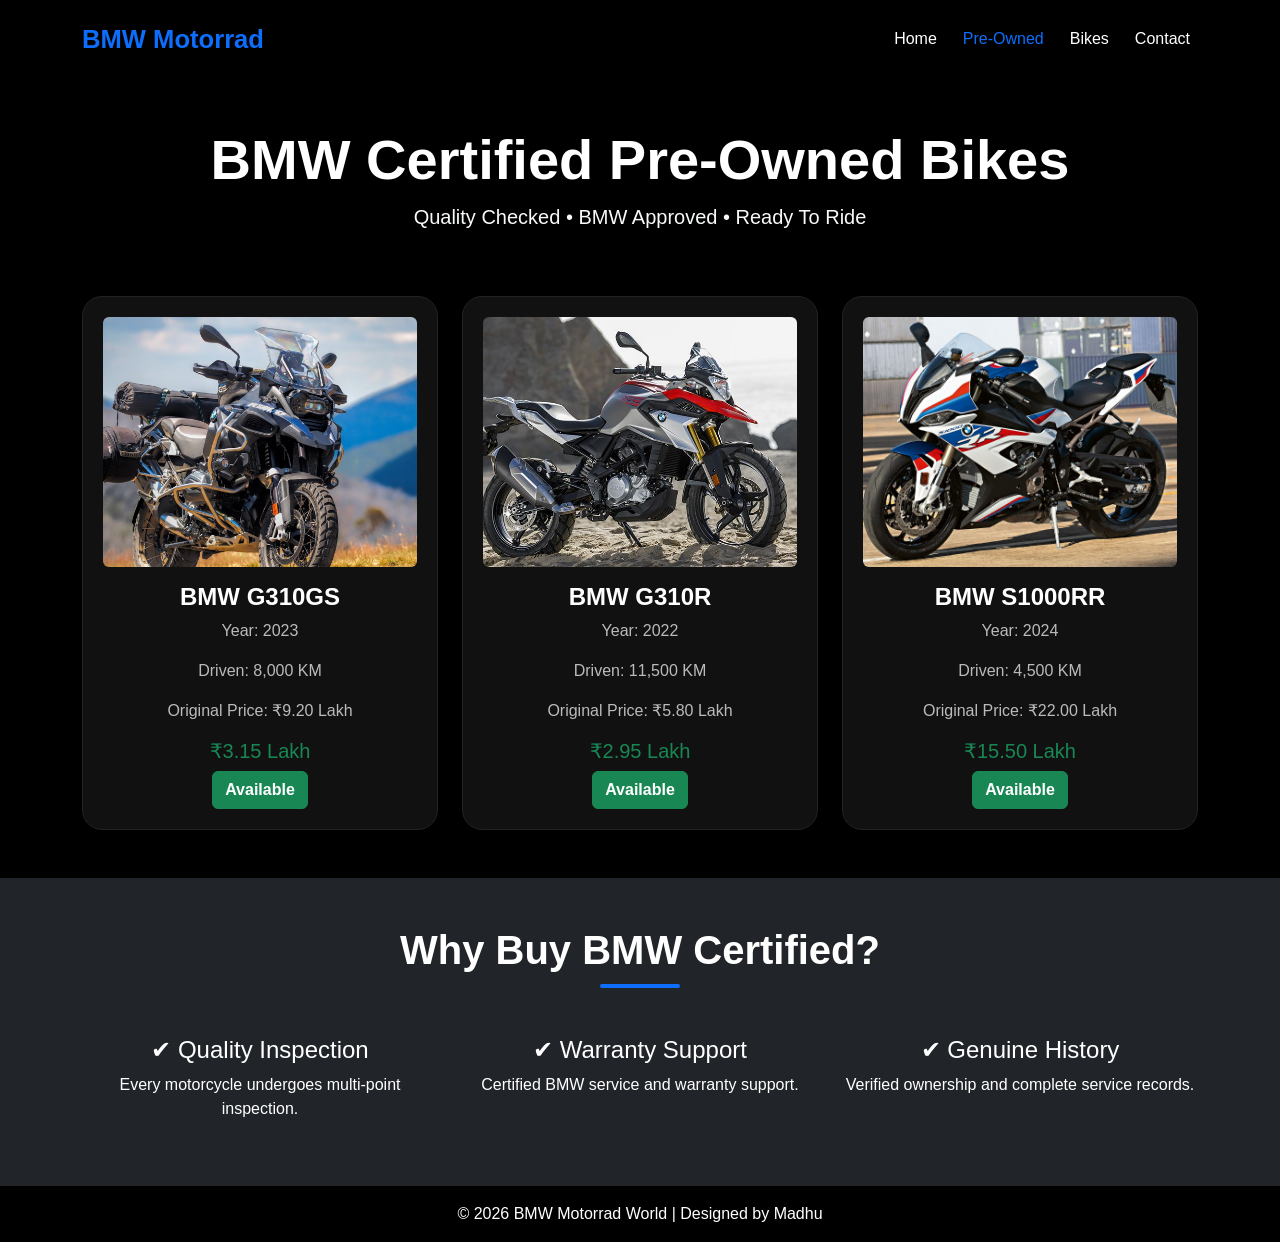
<file: PAGES/preowned.html>
<!DOCTYPE html>
<html lang="en">

<head>
    <meta charset="UTF-8">
    <meta name="viewport" content="width=device-width, initial-scale=1.0">
    <title>BMW Pre-Owned Bikes | BMW Motorrad World</title>

    <link href="https://cdn.jsdelivr.net/npm/bootstrap@5.3.3/dist/css/bootstrap.min.css" rel="stylesheet">

    <link rel="stylesheet" href="../CSS/style.css">
    <link rel="stylesheet" href="../CSS/responsive.css">
</head>

<body>

    <!-- NAVBAR -->

    <nav class="navbar navbar-expand-lg navbar-dark bg-black shadow">

        <div class="container">

            <a class="navbar-brand fw-bold" href="../index.html">
                BMW Motorrad
            </a>

            <button class="navbar-toggler"
                type="button"
                data-bs-toggle="collapse"
                data-bs-target="#navMenu">

                <span class="navbar-toggler-icon"></span>

            </button>

            <div class="collapse navbar-collapse" id="navMenu">

                <ul class="navbar-nav ms-auto">

                    <li class="nav-item">
                        <a class="nav-link" href="../index.html">Home</a>
                    </li>

                    <li class="nav-item">
                        <a class="nav-link active" href="preowned.html">Pre-Owned</a>
                    </li>

                    <li class="nav-item">
                        <a class="nav-link" href="bikes.html">Bikes</a>
                    </li>

                    <li class="nav-item">
                        <a class="nav-link" href="contact.html">Contact</a>
                    </li>

                </ul>

            </div>

        </div>

    </nav>

    <!-- HEADER -->

    <section class="py-5 text-center">

        <div class="container">

            <h1 class="display-4 fw-bold">
                BMW Certified Pre-Owned Bikes
            </h1>

            <p class="lead text-light">
                Quality Checked • BMW Approved • Ready To Ride
            </p>

        </div>

    </section>

    <!-- PREOWNED BIKES -->

    <section class="pb-5">

        <div class="container">

            <div class="row g-4">

                <!-- BIKE 1 -->

                <div class="col-lg-4 col-md-6">

                    <div class="bike-card">

                        <img
                            src="../IMAGES/GS3.JPG" alt="BMW G310GS" class="img-fluid rounded">

                        <h4 class="mt-3">
                            BMW G310GS
                        </h4>

                        <p>Year: 2023</p>
                        <p>Driven: 8,000 KM</p>
                        <p>Original Price: ₹9.20 Lakh</p>

                        <h5 class="text-success">
                            ₹3.15 Lakh
                        </h5>

                        <button class="btn btn-success">
                            Available
                        </button>

                    </div>

                </div>

                <!-- BIKE 2 -->

                <div class="col-lg-4 col-md-6">

                    <div class="bike-card">

                        <img
                            src="../IMAGES/G310GS1.jpg" alt="BMW G310R" class="img-fluid rounded">

                        <h4 class="mt-3">
                            BMW G310R
                        </h4>

                        <p>Year: 2022</p>
                        <p>Driven: 11,500 KM</p>
                        <p>Original Price: ₹5.80 Lakh</p>

                        <h5 class="text-success">
                            ₹2.95 Lakh
                        </h5>

                        <button class="btn btn-success">
                            Available
                        </button>

                    </div>

                </div>

                <!-- BIKE 3 -->

                <div class="col-lg-4 col-md-6">

                    <div class="bike-card">

                        <img src="../IMAGES/S1000RR1.jpg" alt="BMW S1000RR" class="img-fluid rounded">

                        <h4 class="mt-3">
                            BMW S1000RR
                        </h4>

                        <p>Year: 2024</p>
                        <p>Driven: 4,500 KM</p>
                        <p>Original Price: ₹22.00 Lakh</p>

                        <h5 class="text-success">
                            ₹15.50 Lakh
                        </h5>

                        <button class="btn btn-success">
                            Available
                        </button>

                    </div>

                </div>

            </div>

        </div>

    </section>

    <!-- BENEFITS -->

    <section class="py-5 bg-dark">

        <div class="container">

            <h2 class="text-center mb-5">
                Why Buy BMW Certified?
            </h2>

            <div class="row text-center">

                <div class="col-md-4">

                    <h4>✔ Quality Inspection</h4>

                    <p>
                        Every motorcycle undergoes multi-point inspection.
                    </p>

                </div>

                <div class="col-md-4">

                    <h4>✔ Warranty Support</h4>

                    <p>
                        Certified BMW service and warranty support.
                    </p>

                </div>

                <div class="col-md-4">

                    <h4>✔ Genuine History</h4>

                    <p>
                        Verified ownership and complete service records.
                    </p>

                </div>

            </div>

        </div>

    </section>

    <!-- FOOTER -->

    <footer class="bg-black text-center text-white py-3">

        <p class="mb-0">
            © 2026 BMW Motorrad World | Designed by Madhu
        </p>

    </footer>

    <script src="https://cdn.jsdelivr.net/npm/bootstrap@5.3.3/dist/js/bootstrap.bundle.min.js"></script>

</body>

</html>
</file>
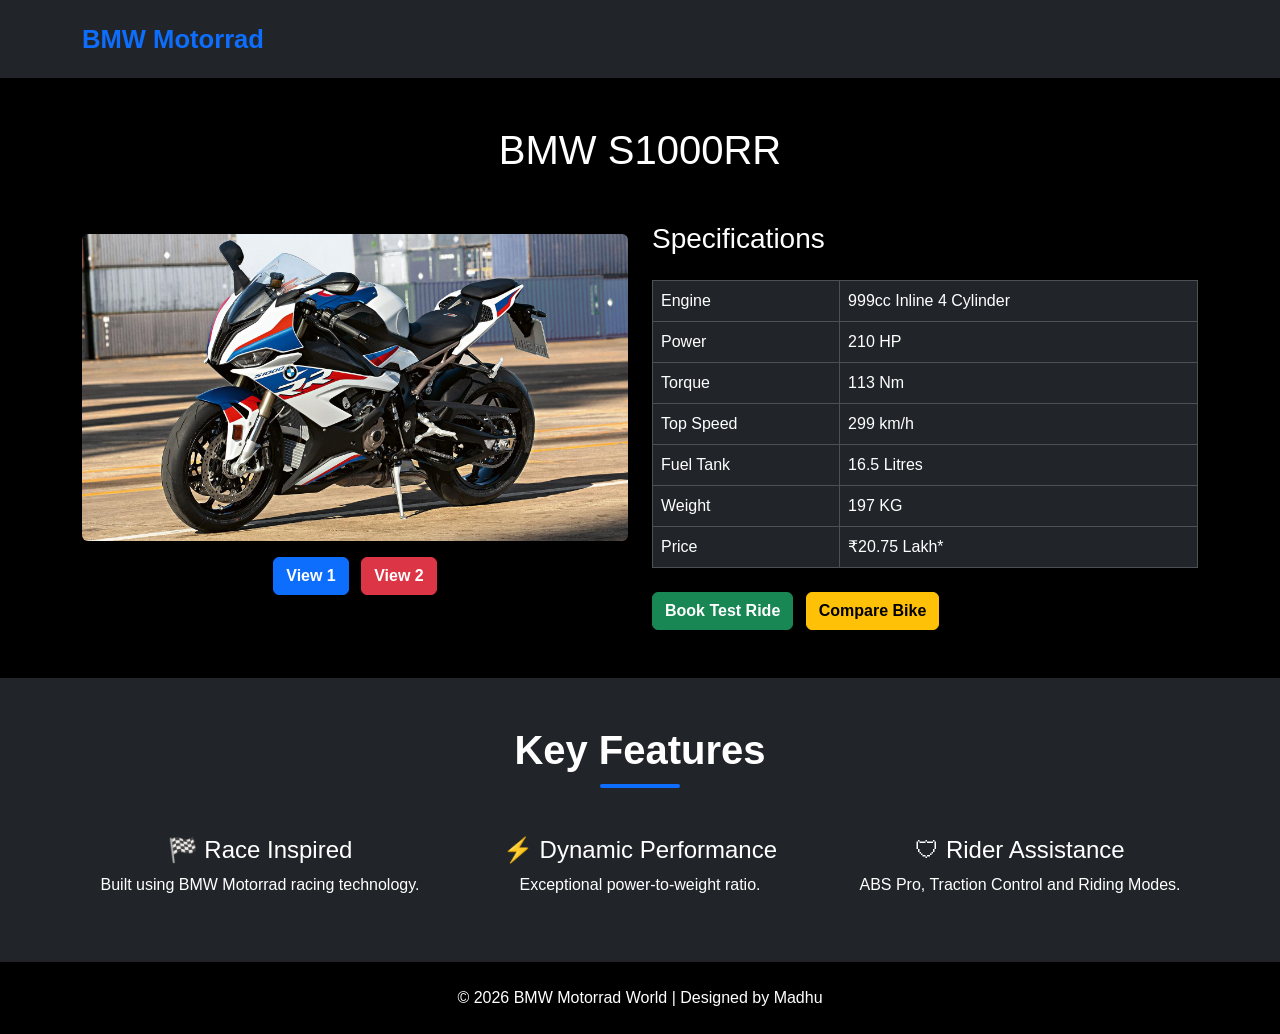
<file: PAGES/s1000rr-details.html>
<!DOCTYPE html>

<html lang="en">

<head>

<meta charset="UTF-8">
<meta name="viewport" content="width=device-width, initial-scale=1.0">

<title>BMW S1000RR Details</title>

<link href="https://cdn.jsdelivr.net/npm/bootstrap@5.3.3/dist/css/bootstrap.min.css" rel="stylesheet">

<link rel="stylesheet" href="../CSS/style.css">
<link rel="stylesheet" href="../CSS/responsive.css">

</head>

<body>

<nav class="navbar navbar-expand-lg navbar-dark bg-dark">

<div class="container">

<a class="navbar-brand fw-bold" href="../index.html">
BMW Motorrad
</a>

</div>

</nav>

<section class="py-5">

<div class="container">

<h1 class="text-center mb-5">
BMW S1000RR
</h1>

<div class="row align-items-center">

<div class="col-lg-6 mb-4">

<img id="bikeImage" src="../IMAGES/S1000RR1.jpg" alt="BMW S1000RR" class="img-fluid rounded shadow">

<div class="mt-3 text-center">

<button
class="btn btn-primary me-2"
onclick="changeBike('../IMAGES/S1000RR1.jpg')">

View 1

</button>

<button
class="btn btn-danger"
onclick="changeBike('../IMAGES/S1000RR2.jpg')">

View 2

</button>

</div>

</div>

<div class="col-lg-6">

<h3 class="mb-4">
Specifications
</h3>

<table class="table table-dark table-bordered">

<tr>
<td>Engine</td>
<td>999cc Inline 4 Cylinder</td>
</tr>

<tr>
<td>Power</td>
<td>210 HP</td>
</tr>

<tr>
<td>Torque</td>
<td>113 Nm</td>
</tr>

<tr>
<td>Top Speed</td>
<td>299 km/h</td>
</tr>

<tr>
<td>Fuel Tank</td>
<td>16.5 Litres</td>
</tr>

<tr>
<td>Weight</td>
<td>197 KG</td>
</tr>

<tr>
<td>Price</td>
<td>₹20.75 Lakh*</td>
</tr>

</table>

<div class="mt-4">

<a href="test-ride.html"
class="btn btn-success me-2">

Book Test Ride

</a>

<a href="compare.html"
class="btn btn-warning">

Compare Bike

</a>

</div>

</div>

</div>

</div>

</section>

<section class="py-5 bg-dark">

<div class="container">

<h2 class="text-center mb-5">
Key Features
</h2>

<div class="row text-center">

<div class="col-md-4">

<h4>🏁 Race Inspired</h4>

<p>
Built using BMW Motorrad racing technology.
</p>

</div>

<div class="col-md-4">

<h4>⚡ Dynamic Performance</h4>

<p>
Exceptional power-to-weight ratio.
</p>

</div>

<div class="col-md-4">

<h4>🛡 Rider Assistance</h4>

<p>
ABS Pro, Traction Control and Riding Modes.
</p>

</div>

</div>

</div>

</section>

<footer class="bg-black text-center text-white py-4">

<p class="mb-0">
© 2026 BMW Motorrad World | Designed by Madhu
</p>

</footer>

<script>

function changeBike(image){
document.getElementById("bikeImage").src = image;
}

</script>

<script src="https://cdn.jsdelivr.net/npm/bootstrap@5.3.3/dist/js/bootstrap.bundle.min.js"></script>

</body>

</html>
</file>
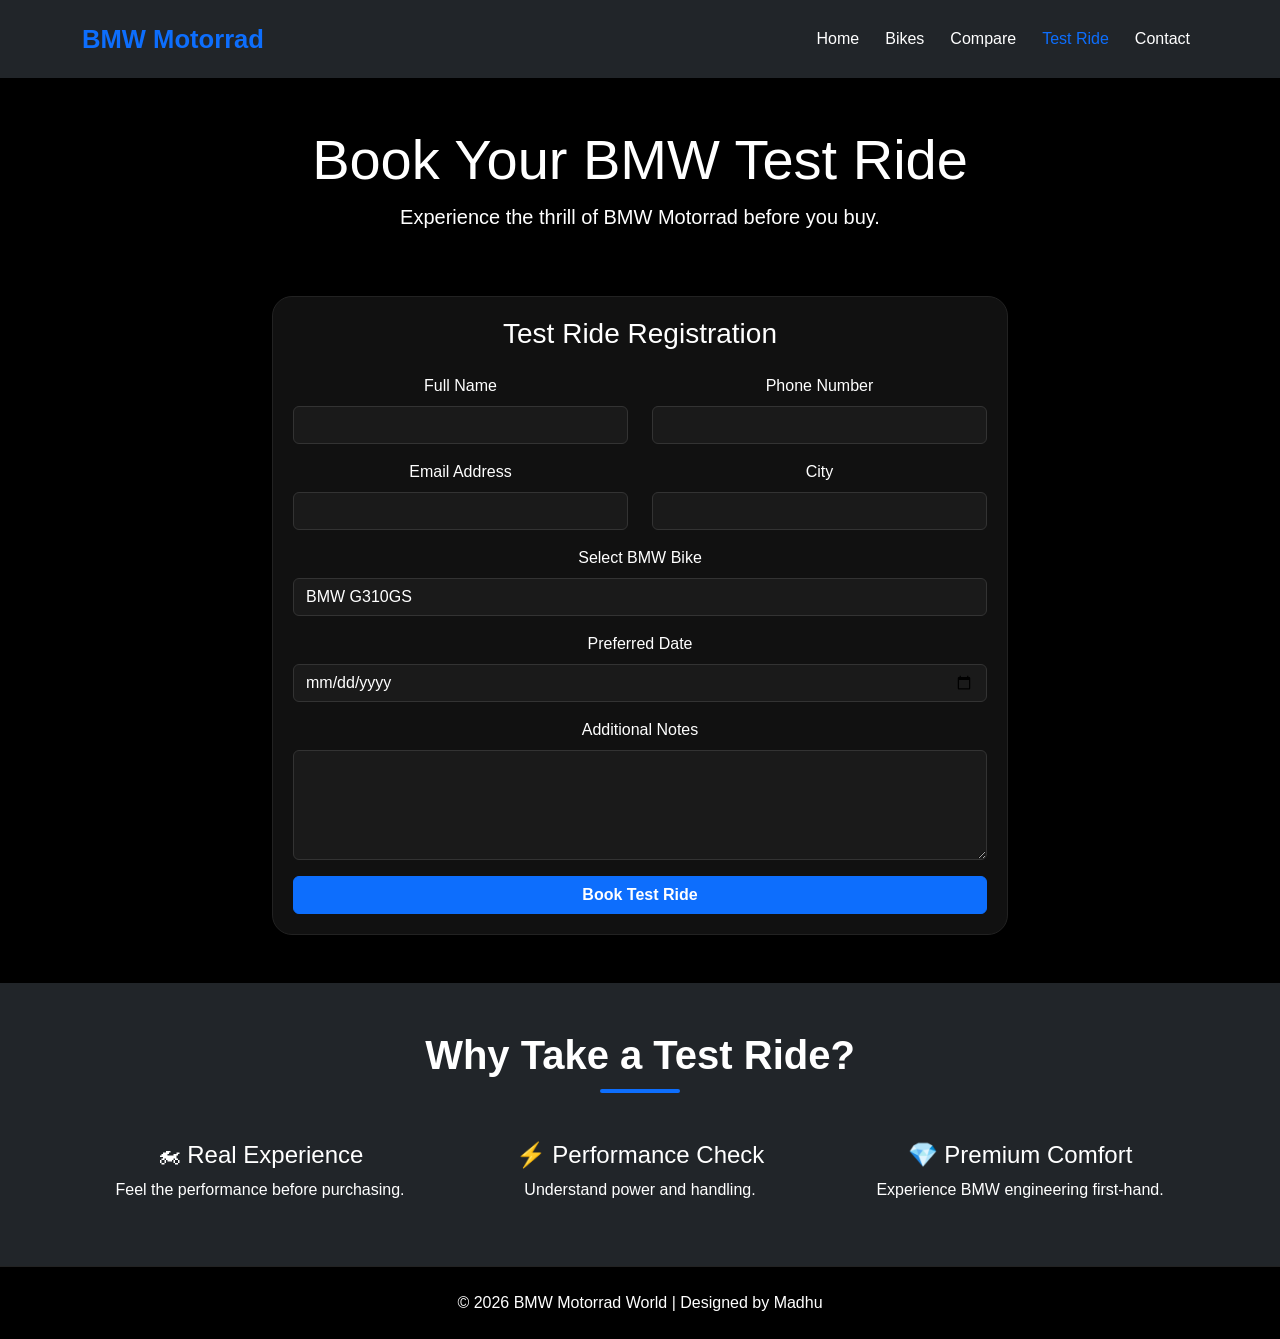
<file: PAGES/test-ride.html>
<!DOCTYPE html>
<html lang="en">

<head>

<meta charset="UTF-8">
<meta name="viewport" content="width=device-width, initial-scale=1.0">

<title>Book Test Ride | BMW Motorrad</title>

<link href="https://cdn.jsdelivr.net/npm/bootstrap@5.3.3/dist/css/bootstrap.min.css" rel="stylesheet">

<link rel="stylesheet" href="../CSS/style.css">
<link rel="stylesheet" href="../CSS/responsive.css">

</head>

<body>

<nav class="navbar navbar-expand-lg navbar-dark bg-dark">

<div class="container">

<a class="navbar-brand fw-bold" href="../index.html">
BMW Motorrad
</a>

<button class="navbar-toggler"
type="button"
data-bs-toggle="collapse"
data-bs-target="#navMenu">

<span class="navbar-toggler-icon"></span>

</button>

<div class="collapse navbar-collapse" id="navMenu">

<ul class="navbar-nav ms-auto">

<li class="nav-item">
<a class="nav-link" href="../index.html">Home</a>
</li>

<li class="nav-item">
<a class="nav-link" href="bikes.html">Bikes</a>
</li>

<li class="nav-item">
<a class="nav-link" href="compare.html">Compare</a>
</li>

<li class="nav-item">
<a class="nav-link active" href="test-ride.html">Test Ride</a>
</li>

<li class="nav-item">
<a class="nav-link" href="contact.html">Contact</a>
</li>

</ul>

</div>

</div>

</nav>

<section class="py-5 text-center">

<div class="container">

<h1 class="display-4">
Book Your BMW Test Ride
</h1>

<p class="lead">
Experience the thrill of BMW Motorrad before you buy.
</p>

</div>

</section>

<section class="pb-5">

<div class="container">

<div class="row justify-content-center">

<div class="col-lg-8">

<div class="bike-card">

<h3 class="mb-4 text-center">
Test Ride Registration
</h3>

<form id="rideForm">

<div class="row">

<div class="col-md-6 mb-3">

<label class="form-label">Full Name</label>

<input
type="text"
class="form-control"
id="name"
required>

</div>

<div class="col-md-6 mb-3">

<label class="form-label">Phone Number</label>

<input
type="tel"
class="form-control"
id="phone"
maxlength="10"
required>

</div>

</div>

<div class="row">

<div class="col-md-6 mb-3">

<label class="form-label">Email Address</label>

<input
type="email"
class="form-control"
id="email"
required>

</div>

<div class="col-md-6 mb-3">

<label class="form-label">City</label>

<input
type="text"
class="form-control"
id="city"
required>

</div>

</div>

<div class="mb-3">

<label class="form-label">Select BMW Bike</label>

<select class="form-select" id="bike">

<option>BMW G310GS</option>
<option>BMW S1000RR</option>
<option>BMW M1000RR</option>

</select>

</div>

<div class="mb-3">

<label class="form-label">Preferred Date</label>

<input
type="date"
class="form-control"
id="date"
required>

</div>

<div class="mb-3">

<label class="form-label">Additional Notes</label>

<textarea
class="form-control"
rows="4"
id="notes"></textarea>

</div>

<button
type="submit"
class="btn btn-primary w-100">

Book Test Ride

</button>

</form>

<div
id="successMsg"
class="alert alert-success mt-4 d-none">
</div>

</div>

</div>

</div>

</div>

</section>

<section class="py-5 bg-dark">

<div class="container">

<h2 class="text-center mb-5">
Why Take a Test Ride?
</h2>

<div class="row text-center">

<div class="col-md-4">

<h4>🏍 Real Experience</h4>

<p>
Feel the performance before purchasing.
</p>

</div>

<div class="col-md-4">

<h4>⚡ Performance Check</h4>

<p>
Understand power and handling.
</p>

</div>

<div class="col-md-4">

<h4>💎 Premium Comfort</h4>

<p>
Experience BMW engineering first-hand.
</p>

</div>

</div>

</div>

</section>

<footer class="bg-black text-center text-white py-4">

<p class="mb-0">
© 2026 BMW Motorrad World | Designed by Madhu
</p>

</footer>

<script>

const today = new Date().toISOString().split("T")[0];
document.getElementById("date").min = today;

document.getElementById("rideForm").addEventListener("submit", function(e){

e.preventDefault();

let name = document.getElementById("name").value.trim();
let phone = document.getElementById("phone").value.trim();
let bike = document.getElementById("bike").value;

if(!/^[0-9]{10}$/.test(phone)){

alert("Please enter a valid 10 digit mobile number.");
return;

}

const msg = document.getElementById("successMsg");

msg.innerHTML =
`Thank you <strong>${name}</strong>! Your test ride request for <strong>${bike}</strong> has been submitted successfully.`;

msg.classList.remove("d-none");

this.reset();

});

</script>

<script src="https://cdn.jsdelivr.net/npm/bootstrap@5.3.3/dist/js/bootstrap.bundle.min.js"></script>

</body>

</html>
</file>
<file: CSS/style.css>
*{
margin:0;
padding:0;
box-sizing:border-box;
font-family:'Segoe UI',sans-serif;
}

html{
scroll-behavior:smooth;
}

body{
background:#000;
color:#fff;
overflow-x:hidden;
animation:fadeIn .8s ease;
}

/* NAVBAR */

.navbar{
background:rgba(0,0,0,.9);
backdrop-filter:blur(12px);
padding:15px 0;
box-shadow:0 4px 20px rgba(0,0,0,.4);
}

.navbar-brand{
font-size:1.6rem;
font-weight:700;
color:#0d6efd !important;
}

.nav-link{
color:#fff !important;
margin-left:10px;
transition:.3s;
font-weight:500;
}

.nav-link:hover,
.nav-link.active{
color:#0d6efd !important;
}

/* HERO */

.hero{
position:relative;
height:100vh;
min-height:700px;
overflow:hidden;
}

.hero video{
position:absolute;
top:0;
left:0;
width:100%;
height:100%;
object-fit:cover;
z-index:0;
}

.overlay{
position:absolute;
top:0;
left:0;
width:100%;
height:100%;
background:rgba(0,0,0,.65);
z-index:1;
}

.hero-content{
position:absolute;
top:50%;
left:50%;
transform:translate(-50%,-50%);
z-index:2;
text-align:center;
width:80%;
}

.hero-content h1{
font-size:4rem;
font-weight:700;
text-shadow:0 0 20px rgba(0,0,0,.8);
}

.hero-content p{
font-size:1.2rem;
color:#ddd;
margin:20px 0;
}

.hero-content .btn{
border-radius:50px;
padding:12px 30px;
}

/* SECTION TITLES */

section h2{
font-size:2.5rem;
font-weight:700;
margin-bottom:40px;
position:relative;
}

section h2::after{
content:'';
width:80px;
height:4px;
background:#0d6efd;
display:block;
margin:10px auto;
border-radius:20px;
}

/* BIKE CARDS */

.bike-card{
background:#111;
border-radius:20px;
padding:20px;
text-align:center;
border:1px solid #222;
height:100%;
overflow:hidden;
transition:.4s ease;
}

.bike-card:hover{
transform:translateY(-10px);
box-shadow:0 10px 30px rgba(13,110,253,.4);
}

.bike-card img{
width:100%;
height:250px;
object-fit:cover;
border-radius:15px;
transition:.4s ease;
}

.bike-card:hover img{
transform:scale(1.08);
}

.bike-card h4{
margin-top:15px;
font-weight:600;
}

.bike-card p{
color:#bbb;
}

/* BUTTONS */

.btn{
transition:.3s ease;
font-weight:600;
}

.btn:hover{
transform:translateY(-3px);
}

/* FORMS */

.form-control,
.form-select{
background:#1a1a1a !important;
border:1px solid #333 !important;
color:#fff !important;
}

.form-control:focus,
.form-select:focus{
background:#1a1a1a !important;
color:#fff !important;
border-color:#0d6efd !important;
box-shadow:none !important;
}

.form-control::placeholder{
color:#d0d0d0 !important;
}

/* TABLES */

.table{
color:#fff !important;
}

.table td,
.table th{
vertical-align:middle;
}

/* EMI CALCULATOR */

#emiResult{
margin-top:20px;
}

#emiResult .card{
background:#111 !important;
color:#fff !important;
border:2px solid #0d6efd !important;
border-radius:15px;
}

#emiResult h4{
color:#0d6efd !important;
font-weight:700;
}

#emiResult p{
color:#fff !important;
font-size:16px;
margin-bottom:8px;
}

/* VIDEOS */

video{
width:100%;
height:250px;
object-fit:cover;
border-radius:15px;
transition:.4s ease;
}

video:hover{
transform:scale(1.03);
box-shadow:0 0 25px rgba(13,110,253,.5);
}

/* GALLERY */

.gallery-img{
width:100%;
height:280px;
object-fit:cover;
border-radius:15px;
transition:.4s ease;
cursor:pointer;
}

.gallery-img:hover{
transform:scale(1.05);
box-shadow:0 0 25px rgba(13,110,253,.6);
}

/* CARDS */

.card{
background:#111;
color:#fff;
border:1px solid #333;
}

/* FOOTER */

footer{
border-top:1px solid #222;
}

footer p{
margin:0;
}

/* ANIMATION */

@keyframes fadeIn{
from{
opacity:0;
transform:translateY(10px);
}
to{
opacity:1;
transform:translateY(0);
}
}

/* RESPONSIVE */

@media(max-width:992px){

.hero-content h1{
font-size:3rem;
}

}

@media(max-width:768px){

.hero-content{
width:95%;
}

.hero-content h1{
font-size:2.3rem;
}

.hero-content p{
font-size:1rem;
}

.bike-card img{
height:220px;
}

.gallery-img{
height:220px;
}

section h2{
font-size:2rem;
}

video{
height:220px;
}

}

@media(max-width:576px){

.hero-content h1{
font-size:1.8rem;
}

.hero-content .btn{
width:100%;
margin-bottom:10px;
}

.bike-card img{
height:180px;
}

.gallery-img{
height:180px;
}

video{
height:180px;
}

}
</file>
<file: CSS/responsive.css>
/* MOBILE */

@media(max-width:768px){

.hero-content{
width:95%;
}

.hero-content .btn{
display:block;
width:100%;
margin-bottom:10px;
}

.stats .col-md-3{
margin-bottom:20px;
}

}

/* SMALL DEVICES */

@media(max-width:576px){

section{
padding:60px 0 !important;
}

.bike-card img{
height:180px;
}

.navbar-brand{
font-size:1rem;
}

}
</file>
